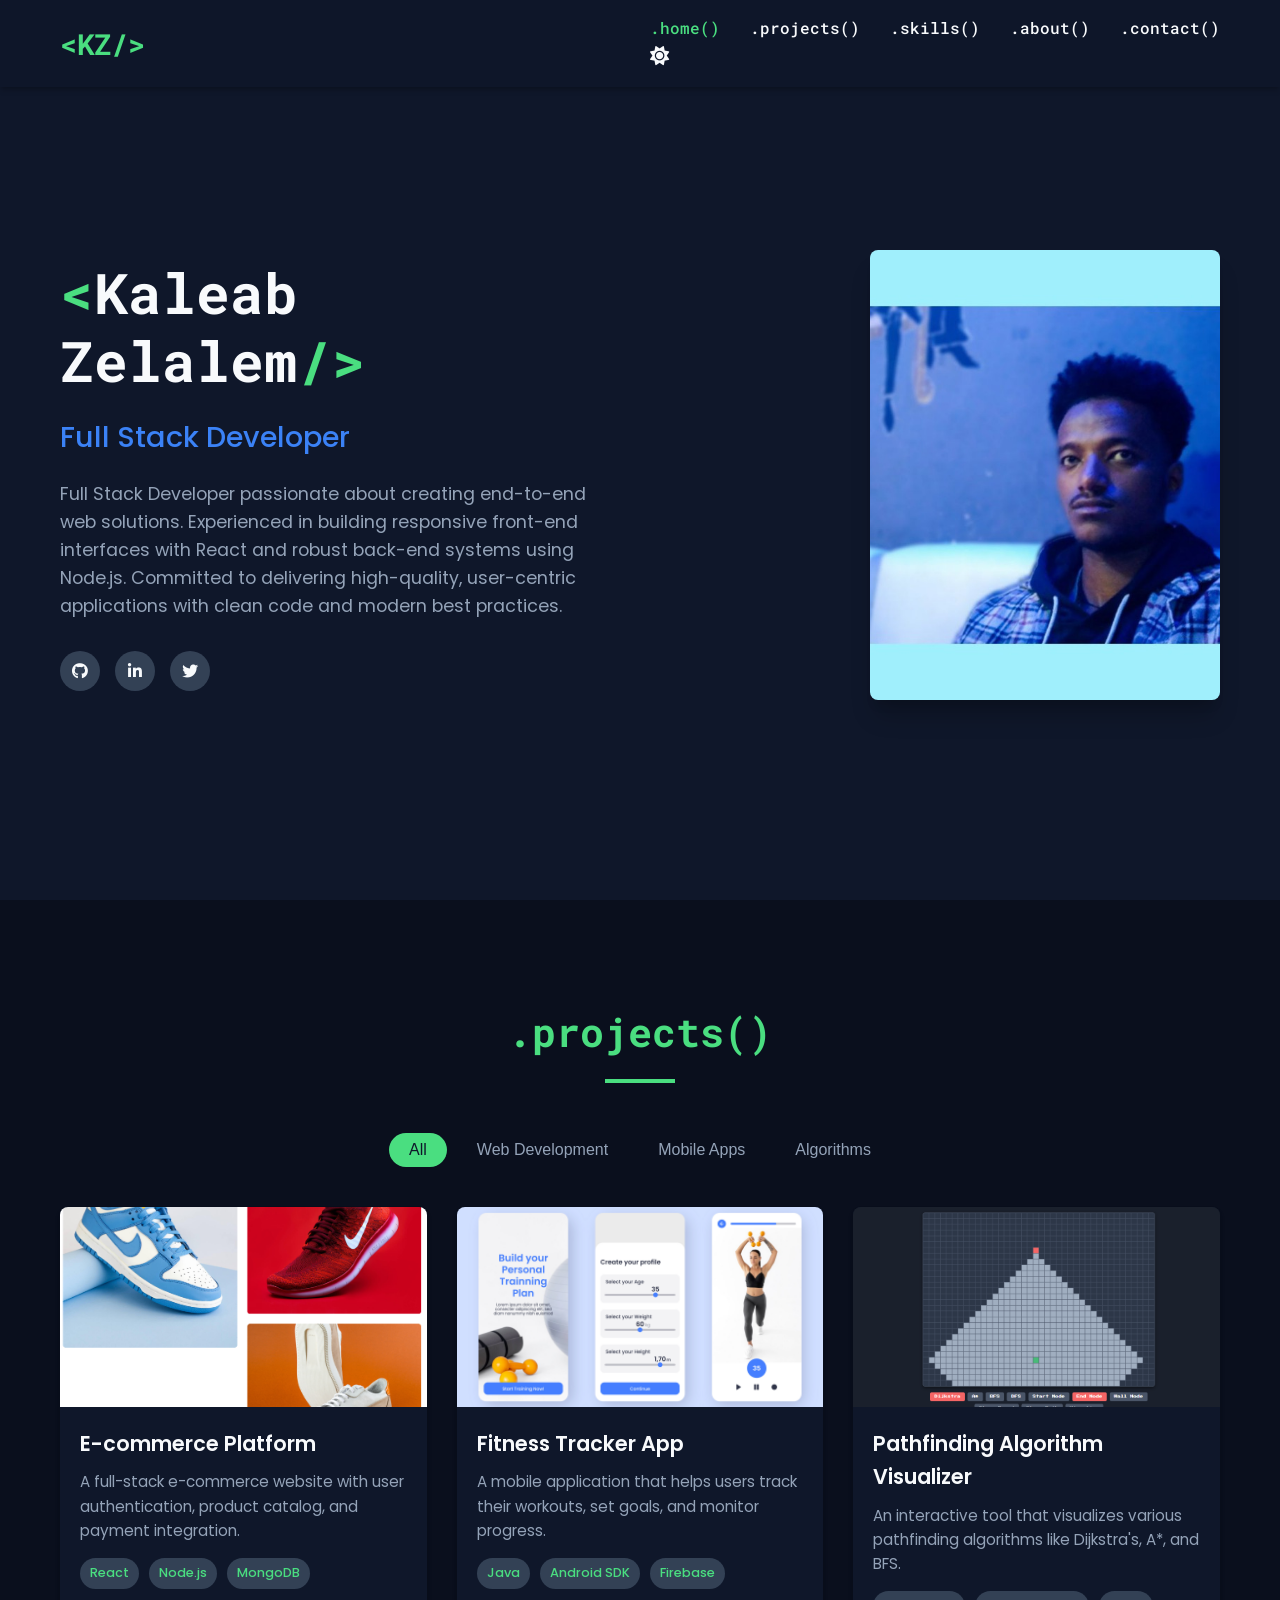
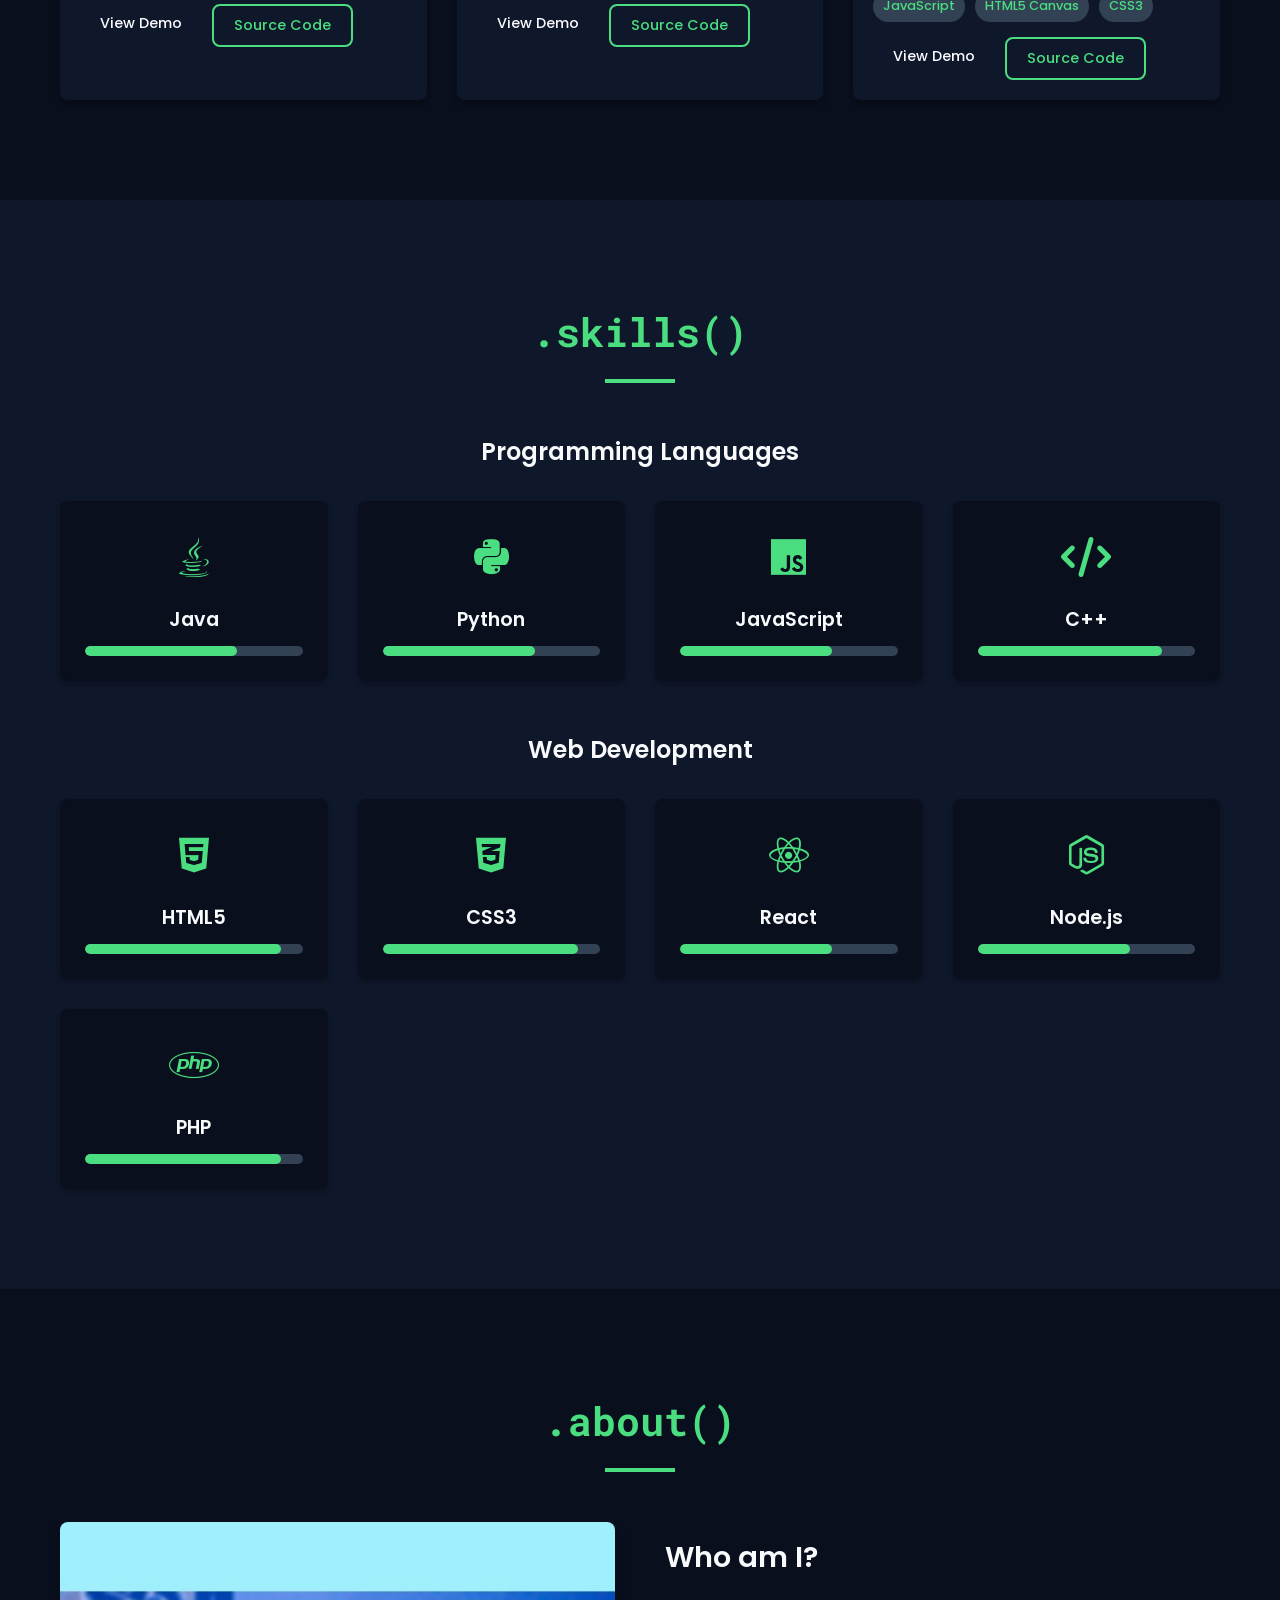
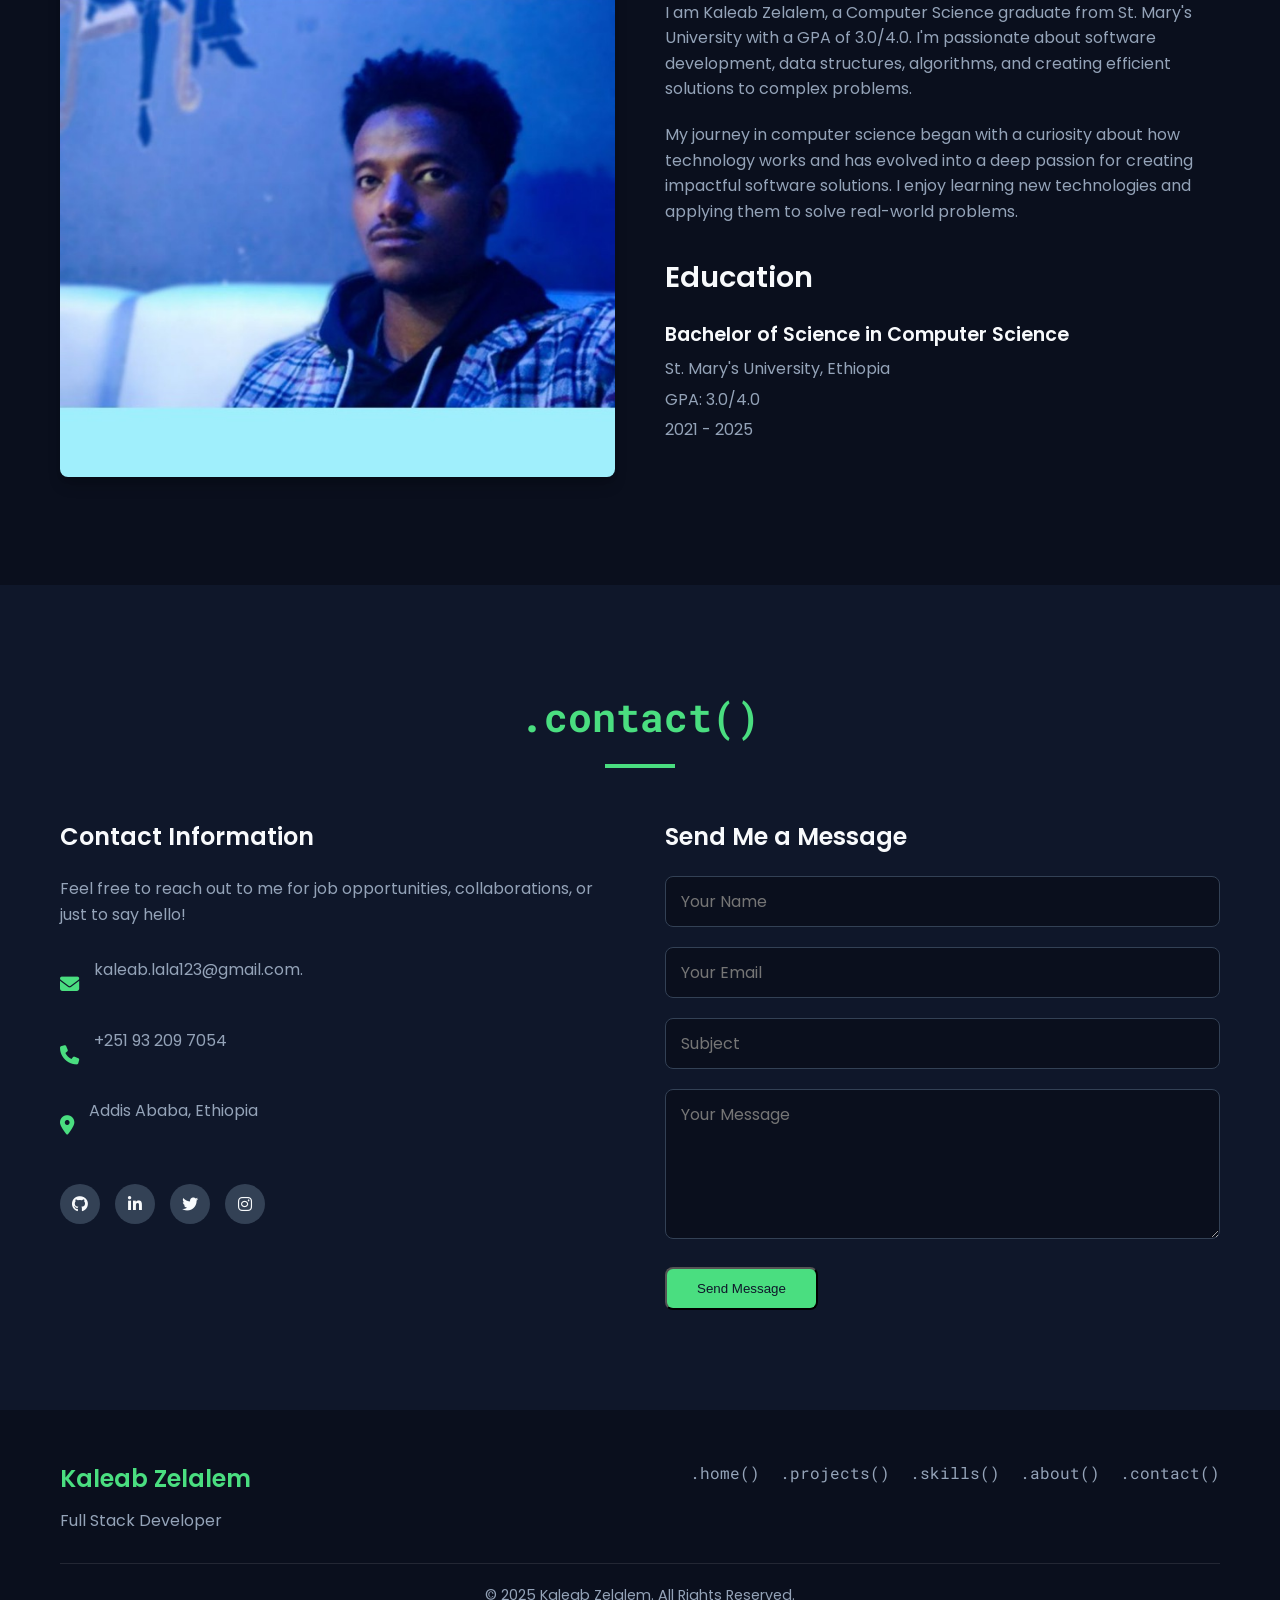
<file: index.html>
<!DOCTYPE html>
<html lang="en">
<head>
    <meta charset="UTF-8">
    <meta name="viewport" content="width=device-width, initial-scale=1.0">
    <title>Kaleab Zelalem | Developer Portfolio</title>
    <link rel="stylesheet" href="styles.css">
    <link rel="stylesheet" href="https://cdnjs.cloudflare.com/ajax/libs/font-awesome/6.4.0/css/all.min.css">
    <link href="https://fonts.googleapis.com/css2?family=Poppins:wght@300;400;500;600;700&family=Roboto+Mono:wght@400;500;600&display=swap" rel="stylesheet">
</head>
<body>
    <header>
        <div class="container">
            <div class="logo">
                <a href="#home">
                    <div class="logo-icon">KZ</div>
                    <span class="logo-text">&lt;KZ/&gt;</span>
                </a>
            </div>
            <nav>
                <ul class="nav-links">
                    <li><a href="#home" class="active">.home()</a></li>
                    <li><a href="#projects">.projects()</a></li>
                    <li><a href="#skills">.skills()</a></li>
                    <li><a href="#about">.about()</a></li>
                    <li><a href="#contact">.contact()</a></li>
                </ul>
                <div class="theme-toggle">
                    <i class="fas fa-sun"></i>
                </div>
                <div class="hamburger">
                    <span></span>
                    <span></span>
                    <span></span>
                </div>
            </nav>
        </div>
    </header>

    <section id="home" class="hero">
        <div class="container">
            <div class="hero-content">
                <div class="hero-text">
                    <h1><span class="bracket">&lt;</span>Kaleab<br>Zelalem<span class="bracket">/&gt;</span></h1>
                    <h2>Full Stack Developer</h2>
                    <p>Full Stack Developer passionate about creating end-to-end web solutions. Experienced in building responsive front-end interfaces with React and robust back-end systems using Node.js. Committed to delivering high-quality, user-centric applications with clean code and modern best practices.</p>
                    <div class="social-links">
                        <a href="https://github.com/kaleab0794" class="social-link"><i class="fab fa-github"></i></a>
                        <a href="https://www.linkedin.com/in/kaleab-zelalem-297b091b8/" class="social-link"><i class="fab fa-linkedin-in"></i></a>
                        <a href="https://x.com/Kaleab0794" class="social-link"><i class="fab fa-twitter"></i></a>
                    </div>
                </div>
                <div class="hero-image">
                    <div class="image-container">
                        <img src="image.jpg" alt="Kaleab Zelalem">
                    </div>
                </div>
            </div>
        </div>
    </section>

    <section id="projects" class="projects">
        <div class="container">
            <div class="section-header">
                <h2>.projects()</h2>
                <div class="underline"></div>
            </div>
            <div class="project-filters">
                <button class="filter-btn active" data-filter="all">All</button>
                <button class="filter-btn" data-filter="web">Web Development</button>
                <button class="filter-btn" data-filter="mobile">Mobile Apps</button>
                <button class="filter-btn" data-filter="algorithm">Algorithms</button>
            </div>
            <div class="projects-grid">
                <div class="project-item" data-category="web">
                    <div class="project-img">
                        <img src="ecommerce.png" alt="E-commerce Website">
                    </div>
                    <div class="project-info">
                        <h3>E-commerce Platform</h3>
                        <p>A full-stack e-commerce website with user authentication, product catalog, and payment integration.</p>
                        <div class="project-tech">
                            <span>React</span>
                            <span>Node.js</span>
                            <span>MongoDB</span>
                        </div>
                        <div class="project-links">
                            <a href="ecommerce-coming-soon.html" class="btn btn-sm">View Demo</a>
                            <a href="ecommerce-coming-soon.html" class="btn btn-sm btn-secondary">Source Code</a>
                        </div>
                    </div>
                </div>
                
                <div class="project-item" data-category="mobile">
                    <div class="project-img">
                        <img src="fitness app.jpg" alt="Fitness Tracker App">
                    </div>
                    <div class="project-info">
                        <h3>Fitness Tracker App</h3>
                        <p>A mobile application that helps users track their workouts, set goals, and monitor progress.</p>
                        <div class="project-tech">
                            <span>Java</span>
                            <span>Android SDK</span>
                            <span>Firebase</span>
                        </div>
                        <div class="project-links">
                            <a href="fitness-coming-soon.html" class="btn btn-sm">View Demo</a>
                            <a href="fitness-coming-soon.html" class="btn btn-sm btn-secondary">Source Code</a>
                        </div>
                    </div>
                </div>
                
                <div class="project-item" data-category="algorithm">
                    <div class="project-img">
                        <img src="path3.png" alt="Pathfinding Visualizer">
                    </div>
                    <div class="project-info">
                        <h3>Pathfinding Algorithm Visualizer</h3>
                        <p>An interactive tool that visualizes various pathfinding algorithms like Dijkstra's, A*, and BFS.</p>
                        <div class="project-tech">
                            <span>JavaScript</span>
                            <span>HTML5 Canvas</span>
                            <span>CSS3</span>
                        </div>
                        <div class="project-links">
                            <a href="Pathfinding Algorithm Visualizer.html" class="btn btn-sm">View Demo</a>
                            <a href="pathfinding-coming-soon.html" class="btn btn-sm btn-secondary">Source Code</a>
                        </div>
                    </div>
                </div>
            </div>
        </div>
    </section>

    <section id="skills" class="skills">
        <div class="container">
            <div class="section-header">
                <h2>.skills()</h2>
                <div class="underline"></div>
            </div>
            <div class="skills-content">
                <div class="skill-category">
                    <h3>Programming Languages</h3>
                    <div class="skills-grid">
                        <div class="skill-item">
                            <div class="skill-icon">
                                <i class="fab fa-java"></i>
                            </div>
                            <h4>Java</h4>
                            <div class="skill-bar">
                                <div class="skill-level" style="width: 70%"></div>
                            </div>
                        </div>
                        <div class="skill-item">
                            <div class="skill-icon">
                                <i class="fab fa-python"></i>
                            </div>
                            <h4>Python</h4>
                            <div class="skill-bar">
                                <div class="skill-level" style="width: 70%"></div>
                            </div>
                        </div>
                        <div class="skill-item">
                            <div class="skill-icon">
                                <i class="fab fa-js"></i>
                            </div>
                            <h4>JavaScript</h4>
                            <div class="skill-bar">
                                <div class="skill-level" style="width: 70%"></div>
                            </div>
                        </div>
                        <div class="skill-item">
                            <div class="skill-icon">
                                <i class="fas fa-code"></i>
                            </div>
                            <h4>C++</h4>
                            <div class="skill-bar">
                                <div class="skill-level" style="width: 85%"></div>
                            </div>
                        </div>
                    </div>
                </div>
                
                <div class="skill-category">
                    <h3>Web Development</h3>
                    <div class="skills-grid">
                        <div class="skill-item">
                            <div class="skill-icon">
                                <i class="fab fa-html5"></i>
                            </div>
                            <h4>HTML5</h4>
                            <div class="skill-bar">
                                <div class="skill-level" style="width: 90%"></div>
                            </div>
                        </div>
                        <div class="skill-item">
                            <div class="skill-icon">
                                <i class="fab fa-css3-alt"></i>
                            </div>
                            <h4>CSS3</h4>
                            <div class="skill-bar">
                                <div class="skill-level" style="width: 90%"></div>
                            </div>
                        </div>
                        <div class="skill-item">
                            <div class="skill-icon">
                                <i class="fab fa-react"></i>
                            </div>
                            <h4>React</h4>
                            <div class="skill-bar">
                                <div class="skill-level" style="width: 70%"></div>
                            </div>
                        </div>
                        <div class="skill-item">
                            <div class="skill-icon">
                                <i class="fab fa-node-js"></i>
                            </div>
                            <h4>Node.js</h4>
                            <div class="skill-bar">
                                <div class="skill-level" style="width: 70%"></div>
                            </div>
                        </div>
                        <div class="skill-item">
                            <div class="skill-icon">
                                <i class="fab fa-php"></i>
                            </div>
                            <h4>PHP</h4>
                            <div class="skill-bar">
                                <div class="skill-level" style="width: 90%"></div>
                            </div>
                        </div>
                    </div>
                </div>
            </div>
        </div>
    </section>

    <section id="about" class="about">
        <div class="container">
            <div class="section-header">
                <h2>.about()</h2>
                <div class="underline"></div>
            </div>
            <div class="about-content">
                <div class="about-image">
                    <img src="image.jpg" alt="Kaleab Zelalem">
                </div>
                <div class="about-text">
                    <h3>Who am I?</h3>
                    <p>I am Kaleab Zelalem, a Computer Science graduate from St. Mary's University with a GPA of 3.0/4.0. I'm passionate about software development, data structures, algorithms, and creating efficient solutions to complex problems.</p>
                    <p>My journey in computer science began with a curiosity about how technology works and has evolved into a deep passion for creating impactful software solutions. I enjoy learning new technologies and applying them to solve real-world problems.</p>
                    
                    <div class="education">
                        <h3>Education</h3>
                        <div class="education-item">
                            <h4>Bachelor of Science in Computer Science</h4>
                            <p>St. Mary's University, Ethiopia</p>
                            <p>GPA: 3.0/4.0</p>
                            <p>2021 - 2025</p>
                        </div>
                    </div>
                    
                    </div>
            </div>
        </div>
    </section>

    <section id="contact" class="contact">
        <div class="container">
            <div class="section-header">
                <h2>.contact()</h2>
                <div class="underline"></div>
            </div>
            <div class="contact-content">
                <div class="contact-info">
                    <h3>Contact Information</h3>
                    <p>Feel free to reach out to me for job opportunities, collaborations, or just to say hello!</p>
                    <div class="contact-details">
                        <div class="contact-item">
                            <i class="fas fa-envelope"></i>
                            <p>kaleab.lala123@gmail.com.</p>
                        </div>
                        <div class="contact-item">
                            <i class="fas fa-phone"></i>
                            <p>+251 93 209 7054</p>
                        </div>
                        <div class="contact-item">
                            <i class="fas fa-map-marker-alt"></i>
                            <p>Addis Ababa, Ethiopia</p>
                        </div>
                    </div>
                    <div class="social-links">
                        <a href="https://github.com/kaleab0794" class="social-link"><i class="fab fa-github"></i></a>
                        <a href="https://www.linkedin.com/in/kaleab-zelalem-297b091b8/" class="social-link"><i class="fab fa-linkedin-in"></i></a>
                        <a href="https://x.com/Kaleab0794" class="social-link"><i class="fab fa-twitter"></i></a>
                        <a href="https://www.instagram.com/kaleab.ethiopia/" class="social-link"><i class="fab fa-instagram"></i></a>
                    </div>
                </div>
                <div class="contact-form">
                    <h3>Send Me a Message</h3>
                    <form id="contact-form">
                        <div class="form-group">
                            <input type="text" id="name" name="name" placeholder="Your Name" required>
                        </div>
                        <div class="form-group">
                            <input type="email" id="email" name="email" placeholder="Your Email" required>
                        </div>
                        <div class="form-group">
                            <input type="text" id="subject" name="subject" placeholder="Subject" required>
                        </div>
                        <div class="form-group">
                            <textarea id="message" name="message" placeholder="Your Message" required></textarea>
                        </div>
                        <button type="submit" class="btn btn-primary">Send Message</button>
                    </form>
                </div>
            </div>
        </div>
    </section>

    <footer>
        <div class="container">
            <div class="footer-content">
                <div class="footer-logo">
                    <h3>Kaleab Zelalem</h3>
                    <p>Full Stack Developer</p>
                </div>
                <div class="footer-links">
                    <ul>
                        <li><a href="#home">.home()</a></li>
                        <li><a href="#projects">.projects()</a></li>
                        <li><a href="#skills">.skills()</a></li>
                        <li><a href="#about">.about()</a></li>
                        <li><a href="#contact">.contact()</a></li>
                    </ul>
                </div>
            </div>
            <div class="footer-bottom">
                <p>&copy; 2025 Kaleab Zelalem. All Rights Reserved.</p>
            </div>
        </div>
    </footer>

    <a href="#home" class="back-to-top">
        <i class="fas fa-arrow-up"></i>
    </a>

    <script src="script.js"></script>
</body>
</html>
</file>
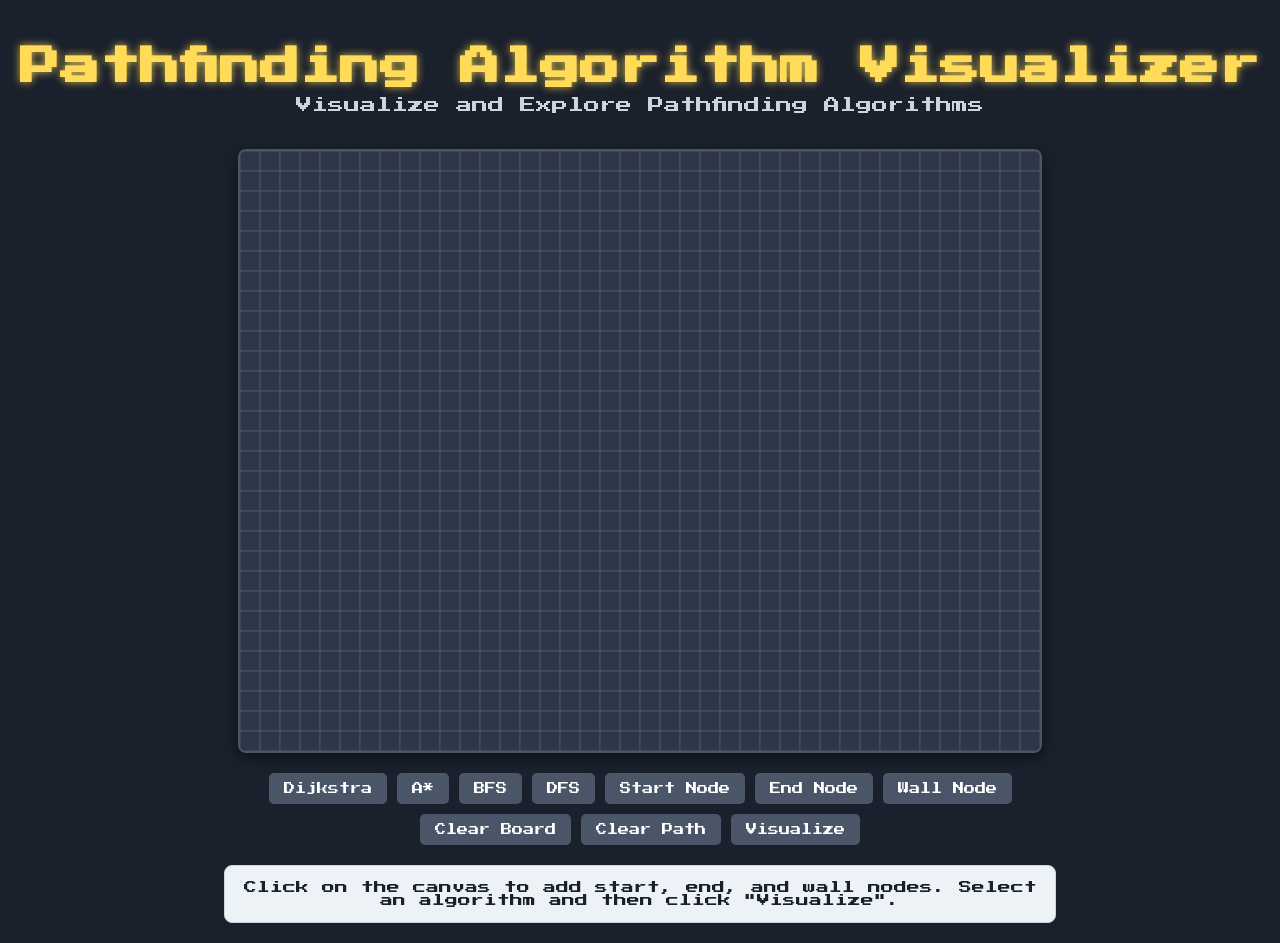
<file: Pathfinding Algorithm Visualizer.html>
<!DOCTYPE html>
<html lang="en">
<head>
    <meta charset="UTF-8">
    <meta name="viewport" content="width=device-width, initial-scale=1.0">
    <title>Pathfinding Visualizer</title>
    <link href="https://fonts.googleapis.com/css2?family=Press+Start+2P&display=swap" rel="stylesheet">
    <style>
        body {
            margin: 0;
            display: flex;
            flex-direction: column;
            align-items: center;
            justify-content: flex-start;
            height: 100vh;
            background-color: #1a202c;
            font-family: 'Press Start 2P', monospace;
            overflow-x: hidden;
        }

        .container {
            display: flex;
            flex-direction: column;
            align-items: center;
            width: 100%;
            padding-top: 20px;
            box-sizing: border-box;
        }

        #title-container {
            text-align: center;
            margin-bottom: 20px;
            width: 100%;
        }

        #main-title {
            font-size: 2.5rem;
            color: #ffdb58;
            margin-bottom: 10px;
            text-shadow: 0 0 8px rgba(255, 219, 88, 0.8);
        }

        #sub-title {
            font-size: 1rem;
            color: #cbd5e0;
            font-weight: 400;
            margin-top: 0;
        }

        #canvas {
            background-color: #2d3748;
            border: 2px solid #4a5568;
            border-radius: 8px;
            box-shadow: 0 4px 12px rgba(0, 0, 0, 0.5);
            margin-bottom: 20px;
            width: 95%;
            max-width: 800px;
            height: auto;
            aspect-ratio: 8 / 6;
            cursor: pointer;
        }

        #controls {
            display: flex;
            flex-wrap: wrap;
            justify-content: center;
            gap: 10px;
            margin-bottom: 20px;
            width: 95%;
            max-width: 800px;
        }

        .btn {
            padding: 10px 15px;
            border: none;
            border-radius: 5px;
            background-color: #4a5568;
            color: #fff;
            font-family: 'Press Start 2P', monospace;
            cursor: pointer;
            font-size: 0.7rem;
            transition: background-color 0.3s ease;
        }

        .btn:hover {
            background-color: #718096;
        }

        .btn.active {
            background-color: #f56565;
        }

        #message-box {
            background-color: #edf2f7;
            color: #1a202c;
            padding: 15px;
            margin-bottom: 20px;
            border-radius: 8px;
            border: 1px solid #cbd5e0;
            text-align: center;
            width: 95%;
            max-width: 800px;
            font-size: 0.8rem;
        }

        @media (max-width: 768px) {
            #main-title {
                font-size: 2rem;
            }
            #sub-title {
                font-size: 0.8rem;
            }
            .container {
                padding-top: 10px;
            }
            #canvas {
                margin-bottom: 10px;
            }
            #controls {
                gap: 8px;
            }
            .btn {
                font-size: 0.6rem;
                padding: 8px 12px;
            }
            #message-box {
                font-size: 0.7rem;
            }
        }

        @media (max-width: 480px) {
            #main-title {
                font-size: 1.5rem;
            }
            #sub-title {
                font-size: 0.7rem;
            }
            .btn {
                font-size: 0.5rem;
                padding: 6px 10px;
            }
        }
    </style>
</head>
<body>
    <div class="container">
        <div id="title-container">
            <h1 id="main-title">Pathfinding Algorithm Visualizer</h1>
            <p id="sub-title">Visualize and Explore Pathfinding Algorithms</p>
        </div>
        <canvas id="canvas"></canvas>
        <div id="controls">
            <button class="btn algorithm-btn" data-algorithm="dijkstra">Dijkstra</button>
            <button class="btn algorithm-btn" data-algorithm="a-star">A*</button>
            <button class="btn algorithm-btn" data-algorithm="bfs">BFS</button>
            <button class="btn algorithm-btn" data-algorithm="dfs">DFS</button>
            <button class="btn node-btn" data-node="start">Start Node</button>
            <button class="btn node-btn" data-node="end">End Node</button>
             <button class="btn node-btn" data-node="wall">Wall Node</button>
            <button class="btn clear-btn">Clear Board</button>
            <button class="btn clear-path-btn">Clear Path</button>
            <button class="btn visualize-btn">Visualize</button>
        </div>
        <div id="message-box">Click on the canvas to add start, end, and wall nodes. Select an algorithm and then click "Visualize".</div>
    </div>

    <script>
        const canvas = document.getElementById('canvas');
        const ctx = canvas.getContext('2d');
        const controls = document.getElementById('controls');
        const messageBox = document.getElementById('message-box');

        const gridSize = 20;
        let grid = [];
        let startNodes = []; // Use arrays for multiple start/end
        let endNodes = [];
        let selectedAlgorithm = null;
        let selectedNode = 'start';
        let isDrawingWall = false;

        function resizeCanvas() {
            const container = document.querySelector('.container');
            const maxWidth = Math.min(container.clientWidth * 0.95, 800);
            const aspectRatio = 8 / 6;

            let width = maxWidth;
            let height = maxWidth / aspectRatio;

            canvas.width = width;
            canvas.height = height;
            initializeGrid();
            drawGrid();
        }

        function initializeGrid() {
            const numRows = Math.floor(canvas.height / gridSize);
            const numCols = Math.floor(canvas.width / gridSize);
            grid = [];
            for (let i = 0; i < numRows; i++) {
                grid[i] = [];
                for (let j = 0; j < numCols; j++) {
                    grid[i][j] = {
                        row: i,
                        col: j,
                        isStart: false,
                        isEnd: false,
                        isWall: false,
                        isVisited: false,
                        isPath: false,
                        distance: Infinity,
                        previous: null,
                    };
                }
            }
            startNodes = [];
            endNodes = [];
        }

        function drawGrid() {
            ctx.clearRect(0, 0, canvas.width, canvas.height);
            const numRows = grid.length;
            const numCols = grid[0].length;
            for (let i = 0; i < numRows; i++) {
                for (let j = 0; j < numCols; j++) {
                    const node = grid[i][j];
                    let color = '#2d3748';
                    if (node.isStart) {
                        color = '#48bb78';
                    } else if (node.isEnd) {
                        color = '#f56565';
                    } else if (node.isWall) {
                        color = '#2d3748';
                    } else if (node.isVisited) {
                        color = '#a0aec0';
                    } else if (node.isPath) {
                        color = '#3182ce';
                    }
                    ctx.fillStyle = color;
                    ctx.fillRect(j * gridSize, i * gridSize, gridSize, gridSize);
                    ctx.strokeStyle = '#4a5568';
                    ctx.strokeRect(j * gridSize, i * gridSize, gridSize, gridSize);
                }
            }
        }

        function getNode(row, col) {
            if (row >= 0 && row < grid.length && col >= 0 && col < grid[0].length) {
                return grid[row][col];
            }
            return null;
        }

        function getNeighbors(node) {
            const neighbors = [];
            const { row, col } = node;
            const numRows = grid.length;
            const numCols = grid[0].length;

            // Check up
            if (row > 0) {
                neighbors.push(grid[row - 1][col]);
            }
            // Check down
            if (row < numRows - 1) {
                neighbors.push(grid[row + 1][col]);
            }
            // Check left
            if (col > 0) {
                neighbors.push(grid[row][col - 1]);
            }
            // Check right
            if (col < numCols - 1) {
                neighbors.push(grid[row][col + 1]);
            }

            return neighbors;
        }

        function visualizePath() {
            if (!selectedAlgorithm) {
                showMessage('Please select an algorithm.');
                return;
            }

            if (startNodes.length === 0 || endNodes.length === 0) {
                showMessage('Please select start and end nodes.');
                return;
            }

            clearPath();

            switch (selectedAlgorithm) {
                case 'dijkstra':
                    dijkstra();
                    break;
                case 'a-star':
                    aStar();
                    break;
                case 'bfs':
                    bfs();
                    break;
                case 'dfs':
                    dfs();
                    break;
            }
        }

        function dijkstra() {
            const visitedNodesInOrder = [];
            for (let i = 0; i < grid.length; i++) {
                for (let j = 0; j < grid[i].length; j++) {
                    grid[i][j].isVisited = false;
                    grid[i][j].distance = Infinity;
                    grid[i][j].previous = null;
                }
            }

            for (const startNode of startNodes) {
                startNode.distance = 0;
                const unvisitedNodes = [];
                for (let i = 0; i < grid.length; i++) {
                    for (let j = 0; j < grid[i].length; j++) {
                        unvisitedNodes.push(grid[i][j]);
                    }
                }

                while (unvisitedNodes.length > 0) {
                    unvisitedNodes.sort((a, b) => a.distance - b.distance);
                    const currentNode = unvisitedNodes.shift();

                    if (currentNode.isWall) {
                        continue;
                    }
                    if (currentNode.distance === Infinity) {
                        return;
                    }

                    currentNode.isVisited = true;
                    visitedNodesInOrder.push(currentNode);

                    if (endNodes.includes(currentNode)) {
                        break;
                    }

                    const neighbors = getNeighbors(currentNode);
                    for (const neighbor of neighbors) {
                        if (!neighbor.isVisited && !neighbor.isWall) {
                            const newDistance = currentNode.distance + 1;
                            if (newDistance < neighbor.distance) {
                                neighbor.distance = newDistance;
                                neighbor.previous = currentNode;
                            }
                        }
                    }
                }
            }
            animatePath(visitedNodesInOrder, getShortestPath());
        }

        function aStar() {
            const visitedNodesInOrder = [];
            for (let i = 0; i < grid.length; i++) {
                for (let j = 0; j < grid[i].length; j++) {
                    grid[i][j].isVisited = false;
                    grid[i][j].distance = Infinity;
                    grid[i][j].previous = null;
                }
            }

            for (const startNode of startNodes) {
                startNode.distance = 0;
                const unvisitedNodes = [];
                for (let i = 0; i < grid.length; i++) {
                    for (let j = 0; j < grid[i].length; j++) {
                        unvisitedNodes.push(grid[i][j]);
                    }
                }

                while (unvisitedNodes.length > 0) {
                    unvisitedNodes.sort((a, b) => (a.distance + heuristic(a, endNodes[0])) - (b.distance + heuristic(b, endNodes[0]))); // Use heuristic
                    const currentNode = unvisitedNodes.shift();

                    if (currentNode.isWall) {
                        continue;
                    }
                    if (currentNode.distance === Infinity) {
                        return;
                    }

                    currentNode.isVisited = true;
                    visitedNodesInOrder.push(currentNode);

                    if (endNodes.includes(currentNode)) {
                        break;
                    }

                    const neighbors = getNeighbors(currentNode);
                    for (const neighbor of neighbors) {
                        if (!neighbor.isVisited && !neighbor.isWall) {
                            const newDistance = currentNode.distance + 1;
                            if (newDistance < neighbor.distance) {
                                neighbor.distance = newDistance;
                                neighbor.previous = currentNode;
                            }
                        }
                    }
                }
            }
            animatePath(visitedNodesInOrder, getShortestPath());
        }

        function bfs() {
            const visitedNodesInOrder = [];
             for (let i = 0; i < grid.length; i++) {
                for (let j = 0; j < grid[i].length; j++) {
                    grid[i][j].isVisited = false;
                    grid[i][j].distance = Infinity;
                    grid[i][j].previous = null;
                }
            }

            for (const startNode of startNodes) {
                startNode.distance = 0;
                const queue = [startNode];

                while (queue.length > 0) {
                    const currentNode = queue.shift();

                    if (currentNode.isWall) {
                        continue;
                    }

                    currentNode.isVisited = true;
                    visitedNodesInOrder.push(currentNode);

                    if (endNodes.includes(currentNode)) {
                        break;
                    }

                    const neighbors = getNeighbors(currentNode);
                    for (const neighbor of neighbors) {
                        if (!neighbor.isVisited && !neighbor.isWall) {
                            neighbor.isVisited = true;
                            neighbor.distance = currentNode.distance + 1;
                            neighbor.previous = currentNode;
                            queue.push(neighbor);
                        }
                    }
                }
            }
            animatePath(visitedNodesInOrder, getShortestPath());
        }

        function dfs() {
            const visitedNodesInOrder = [];
            for (let i = 0; i < grid.length; i++) {
                for (let j = 0; j < grid[i].length; j++) {
                    grid[i][j].isVisited = false;
                    grid[i][j].distance = Infinity;
                    grid[i][j].previous = null;
                }
            }

           for (const startNode of startNodes) {
                const stack = [startNode];

                while (stack.length > 0) {
                    const currentNode = stack.pop();

                    if (currentNode.isWall) {
                        continue;
                    }

                    currentNode.isVisited = true;
                    visitedNodesInOrder.push(currentNode);

                    if (endNodes.includes(currentNode)) {
                        break;
                    }

                    const neighbors = getNeighbors(currentNode);
                    for (const neighbor of neighbors) {
                        if (!neighbor.isVisited && !neighbor.isWall) {
                            neighbor.isVisited = true;
                            neighbor.distance = currentNode.distance + 1;
                            neighbor.previous = currentNode;
                            stack.push(neighbor);
                        }
                    }
                }
           }
            animatePath(visitedNodesInOrder, getShortestPath());
        }

        function getShortestPath() {
            let shortestPath = [];
            let closestEndNode = null;
            let minDistance = Infinity;

            for (const endNode of endNodes) {
                if (endNode.distance < minDistance) {
                    minDistance = endNode.distance;
                    closestEndNode = endNode;
                }
            }

            let current = closestEndNode;
            while (current && !startNodes.includes(current)) {
                shortestPath.unshift(current);
                current = current.previous;
            }
            if (startNodes.length > 0) {
                shortestPath.unshift(startNodes[0]);
            }
            return shortestPath;
        }

        function animatePath(visitedNodes, shortestPath) {
            for (let i = 0; i < visitedNodes.length; i++) {
                setTimeout(() => {
                    visitedNodes[i].isVisited = true;
                    drawGrid();
                    if (i === visitedNodes.length - 1) {
                        animateShortestPath(shortestPath);
                    }
                }, 10 * i);
            }
        }

        function animateShortestPath(shortestPath) {
            for (let i = 0; i < shortestPath.length; i++) {
                setTimeout(() => {
                    shortestPath[i].isPath = true;
                    drawGrid();
                }, 50 * i);
            }
        }

        function clearBoard() {
            initializeGrid();
            drawGrid();
            showMessage('Board cleared. Select nodes and an algorithm to visualize.');
        }

        function clearPath() {
            for (let i = 0; i < grid.length; i++) {
                for (let j = 0; j < grid[i].length; j++) {
                    grid[i][j].isVisited = false;
                    grid[i][j].isPath = false;
                    grid[i][j].distance = Infinity;
                    grid[i][j].previous = null;
                }
            }
            drawGrid();
        }

        function handleCanvasClick(event) {
            const rect = canvas.getBoundingClientRect();
            const x = event.clientX - rect.left;
            const y = event.clientY - rect.top;
            const col = Math.floor(x / gridSize);
            const row = Math.floor(y / gridSize);

            if (row < 0 || row >= grid.length || col < 0 || col >= grid[0].length) {
                return;
            }

            const node = grid[row][col];

            if (selectedNode === 'start') {
                if (!node.isStart) { //prevent multiple start
                    if (startNodes.length > 0) {
                         for(let start of startNodes){
                            start.isStart = false;
                         }
                        startNodes = [];
                    }
                    node.isStart = true;
                    node.isWall = false;
                    startNodes.push(node);
                    showMessage('Start node placed.');
                }

            } else if (selectedNode === 'end') {
                if (!node.isEnd) {
                    if (endNodes.length > 0) {
                        for(let end of endNodes){
                             end.isEnd = false;
                        }
                        endNodes = [];
                    }
                    node.isEnd = true;
                    node.isWall = false;
                    endNodes.push(node);
                    showMessage('End node placed.');
                }
            } else if (selectedNode === 'wall') {
                if (!node.isStart && !node.isEnd) {
                    node.isWall = !node.isWall;
                    showMessage(node.isWall ? 'Wall node added.' : 'Wall node removed.');
                }
            }
            drawGrid();
        }



        function handleAlgorithmSelect(algorithm) {
            selectedAlgorithm = algorithm;
            document.querySelectorAll('.algorithm-btn').forEach(button => {
                button.classList.remove('active');
            });
            event.target.classList.add('active');
            showMessage(`Algorithm selected: ${algorithm.toUpperCase()}.`);
        }

        function handleNodeSelect(nodeType) {
            selectedNode = nodeType;
            document.querySelectorAll('.node-btn').forEach(button => {
                button.classList.remove('active');
            });
            event.target.classList.add('active');
            showMessage(`Selected node type: ${nodeType}.`);
        }

        function showMessage(message) {
            messageBox.textContent = message;
        }

        function heuristic(nodeA, nodeB) {  // Manhattan distance
            return Math.abs(nodeA.row - nodeB.row) + Math.abs(nodeA.col - nodeB.col);
        }

        // Event Listeners
        canvas.addEventListener('click', handleCanvasClick);
        canvas.addEventListener('mousedown', (event) => {
            if (selectedNode === 'wall') {
                isDrawingWall = true;
                handleCanvasClick(event);
            }
        });

        canvas.addEventListener('mouseup', () => {
            isDrawingWall = false;
        });

        canvas.addEventListener('mousemove', (event) => {
            if (isDrawingWall) {
                handleCanvasClick(event);
            }
        });

        controls.addEventListener('click', (event) => {
            if (event.target.classList.contains('algorithm-btn')) {
                handleAlgorithmSelect(event.target.dataset.algorithm);
            } else if (event.target.classList.contains('node-btn')) {
                handleNodeSelect(event.target.dataset.node);
            } else if (event.target.classList.contains('clear-btn')) {
                clearBoard();
            } else if (event.target.classList.contains('clear-path-btn')) {
                clearPath();
            } else if (event.target.classList.contains('visualize-btn')) {
                visualizePath();
            }
        });

        resizeCanvas();
        window.addEventListener('resize', resizeCanvas);
        handleNodeSelect('start');

    </script>
</body>
</html>
</file>
<file: styles.css>
/* Base Styles */
:root {
    --primary-color: #4ade80;
    --primary-dark: #22c55e;
    --primary-light: #86efac;
    --secondary-color: #3b82f6;
    --dark-color: #0f172a;
    --darker-color: #0a0f1d;
    --light-color: #f8fafc;
    --gray-color: #94a3b8;
    --gray-light: #e2e8f0;
    --gray-dark: #334155;
    --success-color: #10b981;
    --danger-color: #ef4444;
    --warning-color: #f59e0b;
    --font-primary: 'Poppins', sans-serif;
    --font-code: 'Roboto Mono', monospace;
    --transition: all 0.3s ease;
    --shadow: 0 4px 6px -1px rgba(0, 0, 0, 0.2), 0 2px 4px -1px rgba(0, 0, 0, 0.1);
    --shadow-md: 0 10px 15px -3px rgba(0, 0, 0, 0.2), 0 4px 6px -2px rgba(0, 0, 0, 0.1);
    --shadow-lg: 0 20px 25px -5px rgba(0, 0, 0, 0.2), 0 10px 10px -5px rgba(0, 0, 0, 0.1);
    --border-radius: 8px;
}

* {
    margin: 0;
    padding: 0;
    box-sizing: border-box;
}

html {
    scroll-behavior: smooth;
}

body {
    font-family: var(--font-primary);
    line-height: 1.6;
    color: var(--light-color);
    background-color: var(--dark-color);
}

/* Light Theme Styles */
body.light-theme {
    --primary-color: #4ade80;
    --primary-dark: #22c55e;
    --primary-light: #86efac;
    --secondary-color: #3b82f6;
    --dark-color: #f8fafc;
    --darker-color: #e2e8f0;
    --light-color: #0f172a;
    --gray-color: #64748b;
    --gray-light: #334155;
    --gray-dark: #cbd5e1;
    color: var(--light-color);
    background-color: var(--dark-color);
}

body.light-theme header {
    background-color: rgba(248, 250, 252, 0.95);
    box-shadow: 0 4px 6px -1px rgba(0, 0, 0, 0.1);
}

body.light-theme header.scrolled {
    background-color: var(--darker-color);
}

body.light-theme .nav-links a {
    color: var(--light-color);
}

body.light-theme .hamburger span {
    background-color: var(--light-color);
}

body.light-theme .theme-toggle {
    color: var(--light-color);
}

body.light-theme .project-item,
body.light-theme .skill-item {
    background-color: white;
    box-shadow: var(--shadow);
}

body.light-theme .skill-bar {
    background-color: var(--gray-dark);
}

body.light-theme .form-group input,
body.light-theme .form-group textarea {
    background-color: white;
    border-color: var(--gray-dark);
    color: var(--light-color);
}

body.light-theme .project-tech span {
    background-color: var(--gray-dark);
    color: var(--primary-dark);
}

body.light-theme .social-link {
    background-color: var(--gray-light);
    color: white;
}

body.light-theme .social-link:hover {
    background-color: var(--primary-color);
}

body.light-theme footer {
    background-color: var(--darker-color);
    color: var(--light-color);
}

body.light-theme .footer-links a {
    color: var(--gray-color);
}

body.light-theme .footer-bottom {
    color: var(--gray-color);
    border-top: 1px solid rgba(0, 0, 0, 0.1);
}

a {
    text-decoration: none;
    color: inherit;
}

ul {
    list-style: none;
}

img {
    max-width: 100%;
    height: auto;
}

.container {
    width: 100%;
    max-width: 1200px;
    margin: 0 auto;
    padding: 0 20px;
}

.section-header {
    text-align: center;
    margin-bottom: 50px;
}

.section-header h2 {
    font-size: 2.5rem;
    font-weight: 700;
    margin-bottom: 15px;
    color: var(--primary-color);
    font-family: var(--font-code);
}

.underline {
    height: 4px;
    width: 70px;
    background-color: var(--primary-color);
    margin: 0 auto;
}

.btn {
    display: inline-block;
    padding: 12px 30px;
    border-radius: var(--border-radius);
    font-weight: 500;
    cursor: pointer;
    transition: var(--transition);
    text-align: center;
}

.btn-sm {
    padding: 8px 20px;
    font-size: 0.9rem;
}

.btn-primary {
    background-color: var(--primary-color);
    color: var(--dark-color);
}

.btn-primary:hover {
    background-color: var(--primary-dark);
}

.btn-secondary {
    background-color: transparent;
    color: var(--primary-color);
    border: 2px solid var(--primary-color);
}

.btn-secondary:hover {
    background-color: var(--primary-color);
    color: var(--dark-color);
}

.highlight {
    color: var(--primary-color);
}

.bracket {
    color: var(--primary-color);
}

/* Header Styles */
header {
    position: fixed;
    top: 0;
    left: 0;
    width: 100%;
    background-color: rgba(15, 23, 42, 0.95);
    box-shadow: var(--shadow);
    z-index: 1000;
    padding: 15px 0;
    transition: var(--transition);
}

header.scrolled {
    padding: 10px 0;
    background-color: var(--darker-color);
}

header .container {
    display: flex;
    justify-content: space-between;
    align-items: center;
}

.logo a {
    display: flex;
    align-items: center;
    font-size: 1.8rem;
    font-weight: 700;
    color: var(--primary-color);
    font-family: var(--font-code);
}

.logo-icon {
    display: none;
}

.logo-text {
    font-family: var(--font-code);
}

.nav-links {
    display: flex;
}

.nav-links li {
    margin-left: 30px;
}

.nav-links a {
    font-size: 1rem;
    font-weight: 500;
    color: var(--light-color);
    transition: var(--transition);
    position: relative;
    font-family: var(--font-code);
}

.nav-links a:hover,
.nav-links a.active {
    color: var(--primary-color);
}

.theme-toggle {
    margin-left: 30px;
    font-size: 1.2rem;
    color: var(--light-color);
    cursor: pointer;
    transition: var(--transition);
}

.theme-toggle:hover {
    color: var(--primary-color);
}

.hamburger {
    display: none;
    cursor: pointer;
}

.hamburger span {
    display: block;
    width: 25px;
    height: 3px;
    background-color: var(--light-color);
    margin: 5px 0;
    transition: var(--transition);
}

/* Hero Section */
.hero {
    min-height: 100vh;
    display: flex;
    align-items: center;
    position: relative;
    padding: 100px 0 50px;
    background-color: var(--dark-color);
}

.hero-content {
    display: flex;
    align-items: center;
    justify-content: space-between;
}

.hero-text {
    flex: 1;
    padding-right: 30px;
}

.hero-text h1 {
    font-size: 3.5rem;
    font-weight: 700;
    line-height: 1.2;
    margin-bottom: 20px;
    font-family: var(--font-code);
}

.hero-text h2 {
    font-size: 1.8rem;
    font-weight: 500;
    color: var(--secondary-color);
    margin-bottom: 20px;
}

.hero-text p {
    font-size: 1.1rem;
    margin-bottom: 30px;
    color: var(--gray-color);
}

.social-links {
    display: flex;
    gap: 15px;
    margin-top: 30px;
}

.social-link {
    display: flex;
    align-items: center;
    justify-content: center;
    width: 40px;
    height: 40px;
    border-radius: 50%;
    background-color: var(--gray-dark);
    color: var(--light-color);
    transition: var(--transition);
}

.social-link:hover {
    background-color: var(--primary-color);
    color: var(--dark-color);
    transform: translateY(-3px);
}

.hero-image {
    flex: 1;
    display: flex;
    justify-content: flex-end;
}

.image-container {
    position: relative;
    width: 350px;
    height: 450px;
    border-radius: var(--border-radius);
    overflow: hidden;
    box-shadow: var(--shadow-lg);
}

.image-container img {
    width: 100%;
    height: 100%;
    object-fit: cover;
}

.image-container::before {
    content: '';
    position: absolute;
    top: -20px;
    left: -20px;
    width: 100%;
    height: 100%;
    border: 5px solid var(--primary-color);
    border-radius: var(--border-radius);
    z-index: -1;
}

/* Projects Section */
.projects {
    padding: 100px 0;
    background-color: var(--darker-color);
}

.project-filters {
    display: flex;
    justify-content: center;
    margin-bottom: 40px;
    flex-wrap: wrap;
    gap: 10px;
}

.filter-btn {
    background-color: transparent;
    border: none;
    padding: 8px 20px;
    font-size: 1rem;
    font-weight: 500;
    cursor: pointer;
    transition: var(--transition);
    border-radius: 30px;
    color: var(--gray-color);
}

.filter-btn:hover,
.filter-btn.active {
    background-color: var(--primary-color);
    color: var(--dark-color);
}

.projects-grid {
    display: grid;
    grid-template-columns: repeat(auto-fill, minmax(350px, 1fr));
    gap: 30px;
}

.project-item {
    border-radius: var(--border-radius);
    overflow: hidden;
    box-shadow: var(--shadow);
    transition: var(--transition);
    background-color: var(--dark-color);
}

.project-item:hover {
    transform: translateY(-10px);
    box-shadow: var(--shadow-lg);
}

.project-img {
    height: 200px;
    overflow: hidden;
}

.project-img img {
    width: 100%;
    height: 100%;
    object-fit: cover;
    transition: var(--transition);
}

.project-item:hover .project-img img {
    transform: scale(1.1);
}

.project-info {
    padding: 20px;
}

.project-info h3 {
    font-size: 1.3rem;
    font-weight: 600;
    margin-bottom: 10px;
    color: var(--light-color);
}

.project-info p {
    color: var(--gray-color);
    margin-bottom: 15px;
    font-size: 0.95rem;
}

.project-tech {
    display: flex;
    flex-wrap: wrap;
    gap: 10px;
    margin-bottom: 15px;
}

.project-tech span {
    background-color: var(--gray-dark);
    color: var(--primary-color);
    padding: 5px 10px;
    border-radius: 20px;
    font-size: 0.8rem;
    font-weight: 500;
}

.project-links {
    display: flex;
    gap: 10px;
}

/* Skills Section */
.skills {
    padding: 100px 0;
    background-color: var(--dark-color);
}

.skills-content {
    display: flex;
    flex-direction: column;
    gap: 50px;
}

.skill-category h3 {
    font-size: 1.5rem;
    font-weight: 600;
    margin-bottom: 30px;
    text-align: center;
    color: var(--light-color);
}

.skills-grid {
    display: grid;
    grid-template-columns: repeat(auto-fill, minmax(250px, 1fr));
    gap: 30px;
}

.skill-item {
    background-color: var(--darker-color);
    border-radius: var(--border-radius);
    padding: 25px;
    box-shadow: var(--shadow);
    transition: var(--transition);
}

.skill-item:hover {
    transform: translateY(-5px);
    box-shadow: var(--shadow-md);
}

.skill-icon {
    font-size: 2.5rem;
    color: var(--primary-color);
    margin-bottom: 15px;
    text-align: center;
}

.skill-item h4 {
    font-size: 1.2rem;
    font-weight: 600;
    margin-bottom: 10px;
    text-align: center;
    color: var(--light-color);
}

.skill-bar {
    height: 10px;
    background-color: var(--gray-dark);
    border-radius: 5px;
    overflow: hidden;
}

.skill-level {
    height: 100%;
    background-color: var(--primary-color);
    border-radius: 5px;
}

/* About Section */
.about {
    padding: 100px 0;
    background-color: var(--darker-color);
}

.about-content {
    display: flex;
    align-items: center;
    gap: 50px;
}

.about-image {
    flex: 1;
}

.about-image img {
    border-radius: var(--border-radius);
    box-shadow: var(--shadow-md);
}

.about-text {
    flex: 1;
}

.about-text h3 {
    font-size: 1.8rem;
    font-weight: 600;
    margin-bottom: 20px;
    color: var(--light-color);
}

.about-text p {
    margin-bottom: 20px;
    color: var(--gray-color);
}

.education {
    margin: 30px 0;
}

.education-item {
    margin-bottom: 20px;
}

.education-item h4 {
    font-size: 1.2rem;
    font-weight: 600;
    margin-bottom: 5px;
    color: var(--light-color);
}

.education-item p {
    margin-bottom: 5px;
    color: var(--gray-color);
}

.about-buttons {
    margin-top: 30px;
}

/* Contact Section */
.contact {
    padding: 100px 0;
    background-color: var(--dark-color);
}

.contact-content {
    display: flex;
    gap: 50px;
}

.contact-info,
.contact-form {
    flex: 1;
}

.contact-info h3,
.contact-form h3 {
    font-size: 1.5rem;
    font-weight: 600;
    margin-bottom: 20px;
    color: var(--light-color);
}

.contact-info p {
    color: var(--gray-color);
    margin-bottom: 30px;
}

.contact-details {
    margin-bottom: 30px;
}

.contact-item {
    display: flex;
    align-items: center;
    margin-bottom: 15px;
}

.contact-item i {
    font-size: 1.2rem;
    color: var(--primary-color);
    margin-right: 15px;
}

.form-group {
    margin-bottom: 20px;
}

.form-group input,
.form-group textarea {
    width: 100%;
    padding: 12px 15px;
    border: 1px solid var(--gray-dark);
    border-radius: var(--border-radius);
    font-family: var(--font-primary);
    font-size: 1rem;
    transition: var(--transition);
    background-color: var(--darker-color);
    color: var(--light-color);
}

.form-group input:focus,
.form-group textarea:focus {
    outline: none;
    border-color: var(--primary-color);
    box-shadow: 0 0 0 3px rgba(74, 222, 128, 0.1);
}

.form-group textarea {
    height: 150px;
    resize: vertical;
}

/* Footer */
footer {
    background-color: var(--darker-color);
    color: var(--light-color);
    padding: 50px 0 20px;
}

.footer-content {
    display: flex;
    justify-content: space-between;
    margin-bottom: 30px;
}

.footer-logo h3 {
    font-size: 1.5rem;
    font-weight: 600;
    margin-bottom: 10px;
    color: var(--primary-color);
}

.footer-logo p {
    color: var(--gray-color);
}

.footer-links ul {
    display: flex;
    gap: 20px;
}

.footer-links a {
    color: var(--gray-color);
    transition: var(--transition);
    font-family: var(--font-code);
}

.footer-links a:hover {
    color: var(--primary-color);
}

.footer-bottom {
    text-align: center;
    padding-top: 20px;
    border-top: 1px solid rgba(255, 255, 255, 0.1);
    color: var(--gray-color);
    font-size: 0.9rem;
}

/* Back to Top Button */
.back-to-top {
    position: fixed;
    bottom: 30px;
    right: 30px;
    width: 50px;
    height: 50px;
    background-color: var(--primary-color);
    color: var(--dark-color);
    border-radius: 50%;
    display: flex;
    align-items: center;
    justify-content: center;
    font-size: 1.2rem;
    box-shadow: var(--shadow-md);
    opacity: 0;
    visibility: hidden;
    transition: var(--transition);
    z-index: 99;
}

.back-to-top.active {
    opacity: 1;
    visibility: visible;
}

.back-to-top:hover {
    background-color: var(--primary-dark);
    transform: translateY(-5px);
}

/* Responsive Styles */
@media (max-width: 992px) {
    .hero-text h1 {
        font-size: 2.8rem;
    }
    
    .hero-text h2 {
        font-size: 1.5rem;
    }
    
    .image-container {
        width: 300px;
        height: 400px;
    }
    
    .about-content,
    .contact-content {
        flex-direction: column;
    }
    
    .about-image {
        margin-bottom: 30px;
    }
}

@media (max-width: 768px) {
    .hamburger {
        display: block;
    }
    
    .nav-links {
        position: fixed;
        top: 70px;
        left: -100%;
        width: 100%;
        height: calc(100vh - 70px);
        background-color: var(--darker-color);
        flex-direction: column;
        align-items: center;
        justify-content: center;
        transition: var(--transition);
        z-index: 999;
    }
    
    .nav-links.active {
        left: 0;
    }
    
    .nav-links li {
        margin: 15px 0;
    }
    
    .hero-content {
        flex-direction: column-reverse;
        text-align: center;
    }
    
    .hero-text {
        padding-right: 0;
        margin-top: 50px;
    }
    
    .social-links {
        justify-content: center;
    }
    
    .section-header h2 {
        font-size: 2rem;
    }
    
    .projects-grid {
        grid-template-columns: 1fr;
    }
    
    .footer-content {
        flex-direction: column;
        align-items: center;
        text-align: center;
        gap: 20px;
    }
    
    .theme-toggle {
        margin-left: 20px;
    }
}

@media (max-width: 576px) {
    .hero-text h1 {
        font-size: 2.2rem;
    }
    
    .hero-text h2 {
        font-size: 1.3rem;
    }
    
    .image-container {
        width: 250px;
        height: 350px;
    }
    
    .skills-grid {
        grid-template-columns: 1fr;
    }
    
    .project-filters {
        flex-direction: column;
        align-items: center;
    }
    
    .logo-icon {
        display: block;
    }
    
    .logo-text {
        display: none;
    }
}
</file>
